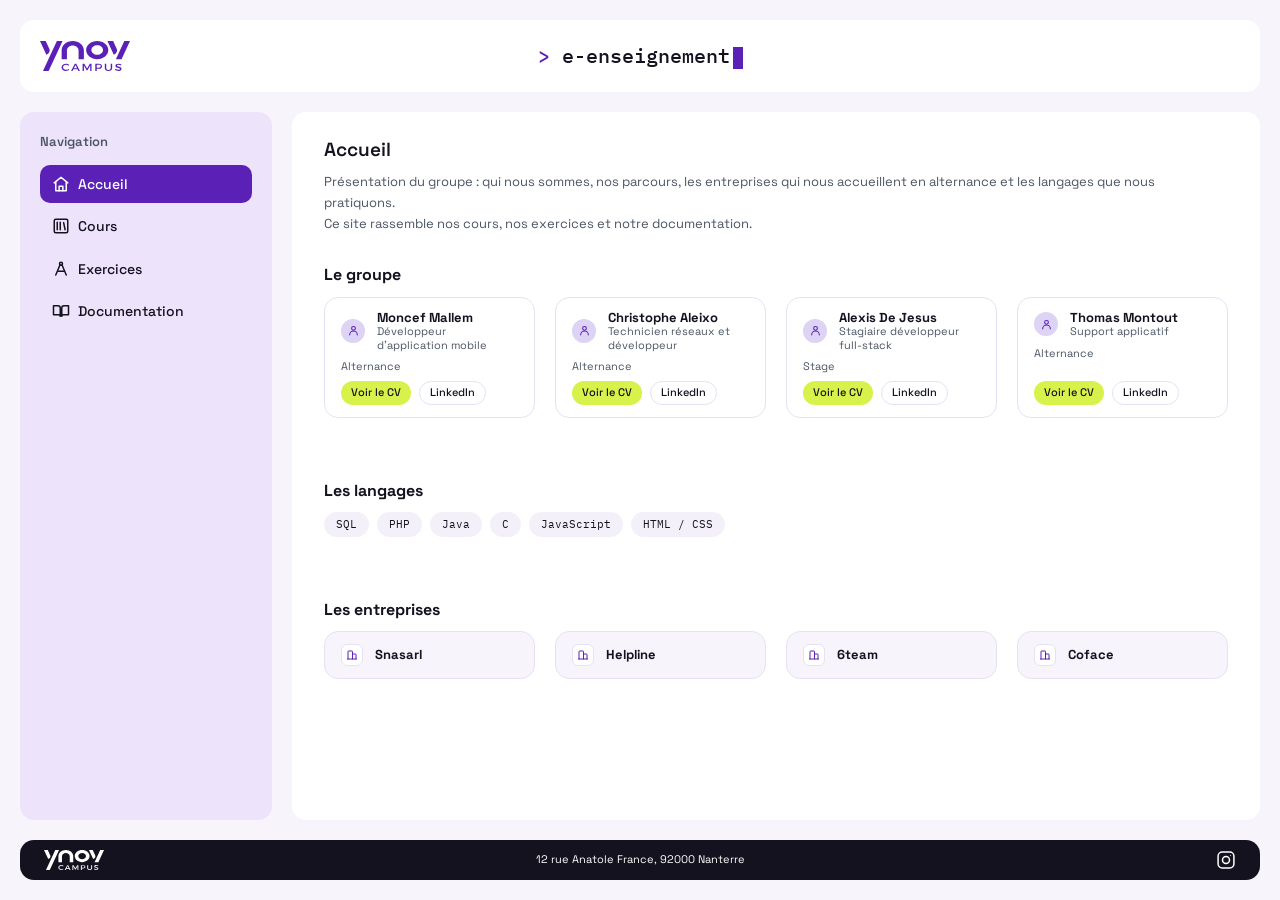
<file: index.html>
<!doctype html>
<html lang="fr">
  <head>
    <meta charset="UTF-8" />
    <meta name="viewport" content="width=device-width, initial-scale=1.0" />
    <meta
      name="description"
      content="E-enseignement — présentation du groupe, des langages pratiqués et des entreprises d'alternance."
    />
    <title>Accueil — E-enseignement</title>
    <link rel="stylesheet" href="css/global.css" />
    <link rel="stylesheet" href="css/layout.css" />
    <link rel="stylesheet" href="css/accueil.css" />
  </head>
  <body>
    <header class="navbar">
      <div class="navbarBrand">
        <img
          src="images/icons/ynov-icons.svg"
          alt="Logo Ynov Campus"
          width="90"
          height="30"
        />
      </div>

      <p class="title-navbar"><span class="title-prompt" aria-hidden="true">&gt;</span> e-enseignement<span class="title-curseur" aria-hidden="true"></span></p>
    </header>

    <div class="container">
      <aside class="sidebar">
        <p class="sidebarLabel">Navigation</p>

        <!-- Menu identique sur les 4 pages (F1). Les icones sont des SVG
             ecrits dans le HTML : elles restent visibles si JavaScript
             est desactive. -->
        <nav class="nav-list">
          <a href="index.html" class="nav-item nav-item-active" aria-current="page">
            <svg class="nav-item-icon" viewBox="0 0 24 24" fill="none" stroke="currentColor" stroke-width="2" stroke-linecap="round" stroke-linejoin="round" aria-hidden="true">
              <path d="M3 10.5 12 3l9 7.5" />
              <path d="M5 9.5V21h14V9.5" />
              <path d="M9.5 21v-6h5v6" />
            </svg>
            <span>Accueil</span>
          </a>

          <a href="pages/cours.html" class="nav-item">
            <svg class="nav-item-icon" viewBox="0 0 24 24" fill="none" stroke="currentColor" stroke-width="2" stroke-linecap="round" stroke-linejoin="round" aria-hidden="true">
              <rect x="3" y="3" width="18" height="18" rx="2" />
              <path d="M7 7v10" />
              <path d="M11 7v10" />
              <path d="M15.5 7.5 17.5 17" />
            </svg>
            <span>Cours</span>
          </a>

          <a href="pages/exercices.html" class="nav-item">
            <svg class="nav-item-icon" viewBox="0 0 24 24" fill="none" stroke="currentColor" stroke-width="2" stroke-linecap="round" stroke-linejoin="round" aria-hidden="true">
              <circle cx="12" cy="5" r="2" />
              <path d="M10.6 6.7 5 20" />
              <path d="M13.4 6.7 19 20" />
              <path d="M8.5 15h7" />
            </svg>
            <span>Exercices</span>
          </a>

          <a href="pages/documentation.html" class="nav-item">
            <svg class="nav-item-icon" viewBox="0 0 24 24" fill="none" stroke="currentColor" stroke-width="2" stroke-linecap="round" stroke-linejoin="round" aria-hidden="true">
              <path d="M2 5h6a3 3 0 0 1 3 3v11a2.5 2.5 0 0 0-2.5-2H2z" />
              <path d="M22 5h-6a3 3 0 0 0-3 3v11a2.5 2.5 0 0 1 2.5-2H22z" />
            </svg>
            <span>Documentation</span>
          </a>
        </nav>
      </aside>

      <main class="main-content">
        <header class="main-content-header">
          <h1>Accueil</h1>
          <p>
            Présentation du groupe : qui nous sommes, nos parcours, les
            entreprises qui nous accueillent en alternance et les langages que
            nous pratiquons.<br />
            Ce site rassemble nos cours, nos exercices et notre documentation.
          </p>
        </header>

        <section class="section-contenu">
          <h2 class="section-titre">Le groupe</h2>

          <div class="membre-grille">
            <article class="membre">
              <div class="membre-entete">
                <span class="membre-avatar" aria-hidden="true">
                  <svg viewBox="0 0 24 24" fill="none" stroke="currentColor" stroke-width="2" stroke-linecap="round">
                    <circle cx="12" cy="8" r="3.5" />
                    <path d="M5 20a7 7 0 0 1 14 0" />
                  </svg>
                </span>
                <div>
                  <h3 class="membre-nom">Moncef Mallem</h3>
                  <p class="membre-role">Développeur d'application mobile</p>
                </div>
              </div>

              <p class="membre-alternance">Alternance</p>

              <div class="membre-liens">
                <a class="btn btn--accent btn--petit" href="documents/cv-moncef-mallem.pdf">Voir le CV</a>
                <a class="btn btn--secondary btn--petit" href="https://www.linkedin.com/in/moncef-mallem/" target="_blank" rel="noopener">LinkedIn</a>
              </div>
            </article>

            <article class="membre">
              <div class="membre-entete">
                <span class="membre-avatar" aria-hidden="true">
                  <svg viewBox="0 0 24 24" fill="none" stroke="currentColor" stroke-width="2" stroke-linecap="round">
                    <circle cx="12" cy="8" r="3.5" />
                    <path d="M5 20a7 7 0 0 1 14 0" />
                  </svg>
                </span>
                <div>
                  <h3 class="membre-nom">Christophe Aleixo</h3>
                  <p class="membre-role">Technicien réseaux et développeur</p>
                </div>
              </div>

              <p class="membre-alternance">Alternance</p>

              <div class="membre-liens">
                <a class="btn btn--accent btn--petit" href="documents/cv-christophe-aleixo.pdf">Voir le CV</a>
                <a class="btn btn--secondary btn--petit" href="https://www.linkedin.com/in/christophe-a-14b5a4256/" target="_blank" rel="noopener">LinkedIn</a>
              </div>
            </article>

            <article class="membre">
              <div class="membre-entete">
                <span class="membre-avatar" aria-hidden="true">
                  <svg viewBox="0 0 24 24" fill="none" stroke="currentColor" stroke-width="2" stroke-linecap="round">
                    <circle cx="12" cy="8" r="3.5" />
                    <path d="M5 20a7 7 0 0 1 14 0" />
                  </svg>
                </span>
                <div>
                  <h3 class="membre-nom">Alexis De Jesus</h3>
                  <p class="membre-role">Stagiaire développeur full-stack</p>
                </div>
              </div>

              <p class="membre-alternance">Stage</p>

              <div class="membre-liens">
                <a class="btn btn--accent btn--petit" href="documents/cv-alexis-de-jesus.pdf">Voir le CV</a>
                <a class="btn btn--secondary btn--petit" href="https://www.linkedin.com/in/alexis-dejesus/" target="_blank" rel="noopener">LinkedIn</a>
              </div>
            </article>

            <article class="membre">
              <div class="membre-entete">
                <span class="membre-avatar" aria-hidden="true">
                  <svg viewBox="0 0 24 24" fill="none" stroke="currentColor" stroke-width="2" stroke-linecap="round">
                    <circle cx="12" cy="8" r="3.5" />
                    <path d="M5 20a7 7 0 0 1 14 0" />
                  </svg>
                </span>
                <div>
                  <h3 class="membre-nom">Thomas Montout</h3>
                  <p class="membre-role">Support applicatif</p>
                </div>
              </div>

              <p class="membre-alternance">Alternance</p>

              <div class="membre-liens">
                <a class="btn btn--accent btn--petit" href="documents/cv-thomas-montout.pdf">Voir le CV</a>
                <a class="btn btn--secondary btn--petit" href="https://www.linkedin.com/in/thomas-montout" target="_blank" rel="noopener">LinkedIn</a>
              </div>
            </article>
          </div>
        </section>

        <section class="section-contenu">
          <h2 class="section-titre">Les langages</h2>

          <ul class="etiquette-liste">
            <li class="etiquette">SQL</li>
            <li class="etiquette">PHP</li>
            <li class="etiquette">Java</li>
            <li class="etiquette">C</li>
            <li class="etiquette">JavaScript</li>
            <li class="etiquette">HTML / CSS</li>
          </ul>
        </section>

        <section class="section-contenu">
          <h2 class="section-titre">Les entreprises</h2>

          <div class="entreprise-grille">
            <article class="entreprise">
              <div class="entreprise-entete">
                <span class="entreprise-logo" aria-hidden="true">
                  <svg viewBox="0 0 24 24" fill="none" stroke="currentColor" stroke-width="2" stroke-linecap="round">
                    <path d="M4 20V5a1 1 0 0 1 1-1h7a1 1 0 0 1 1 1v15" />
                    <path d="M13 10h6a1 1 0 0 1 1 1v9" />
                    <path d="M3 20h18" />
                  </svg>
                </span>
                <div>
                  <h3 class="entreprise-nom">Snasarl</h3>
                </div>
              </div>
            </article>

            <article class="entreprise">
              <div class="entreprise-entete">
                <span class="entreprise-logo" aria-hidden="true">
                  <svg viewBox="0 0 24 24" fill="none" stroke="currentColor" stroke-width="2" stroke-linecap="round">
                    <path d="M4 20V5a1 1 0 0 1 1-1h7a1 1 0 0 1 1 1v15" />
                    <path d="M13 10h6a1 1 0 0 1 1 1v9" />
                    <path d="M3 20h18" />
                  </svg>
                </span>
                <div>
                  <h3 class="entreprise-nom">Helpline</h3>
                </div>
              </div>
            </article>

            <article class="entreprise">
              <div class="entreprise-entete">
                <span class="entreprise-logo" aria-hidden="true">
                  <svg viewBox="0 0 24 24" fill="none" stroke="currentColor" stroke-width="2" stroke-linecap="round">
                    <path d="M4 20V5a1 1 0 0 1 1-1h7a1 1 0 0 1 1 1v15" />
                    <path d="M13 10h6a1 1 0 0 1 1 1v9" />
                    <path d="M3 20h18" />
                  </svg>
                </span>
                <div>
                  <h3 class="entreprise-nom">6team</h3>
                </div>
              </div>
            </article>

            <article class="entreprise">
              <div class="entreprise-entete">
                <span class="entreprise-logo" aria-hidden="true">
                  <svg viewBox="0 0 24 24" fill="none" stroke="currentColor" stroke-width="2" stroke-linecap="round">
                    <path d="M4 20V5a1 1 0 0 1 1-1h7a1 1 0 0 1 1 1v15" />
                    <path d="M13 10h6a1 1 0 0 1 1 1v9" />
                    <path d="M3 20h18" />
                  </svg>
                </span>
                <div>
                  <h3 class="entreprise-nom">Coface</h3>
                </div>
              </div>
            </article>
          </div>
        </section>
      </main>
    </div>

    <footer class="footer">
      <div class="footerBrand">
        <img
          src="images/icons/ynov-icons.svg"
          alt="Logo Ynov Campus"
          width="60"
          height="20"
        />
      </div>

      <p class="footerAddress">12 rue Anatole France, 92000 Nanterre</p>

      <a href="https://www.instagram.com/ynovparis/" class="footerSocial" aria-label="Instagram" target="_blank" rel="noopener">
        <svg
          viewBox="0 0 24 24"
          fill="none"
          stroke="currentColor"
          stroke-width="1.8"
          stroke-linecap="round"
          stroke-linejoin="round"
          aria-hidden="true">

          <rect x="2.5" y="2.5" width="19" height="19" rx="5" />
          <circle cx="12" cy="12" r="4.2" />
          <circle
            cx="17.4"
            cy="6.6"
            r="0.6"
            fill="currentColor"
            stroke="none"
          />
        </svg>
      </a>
    </footer>
  </body>
</html>
</file>
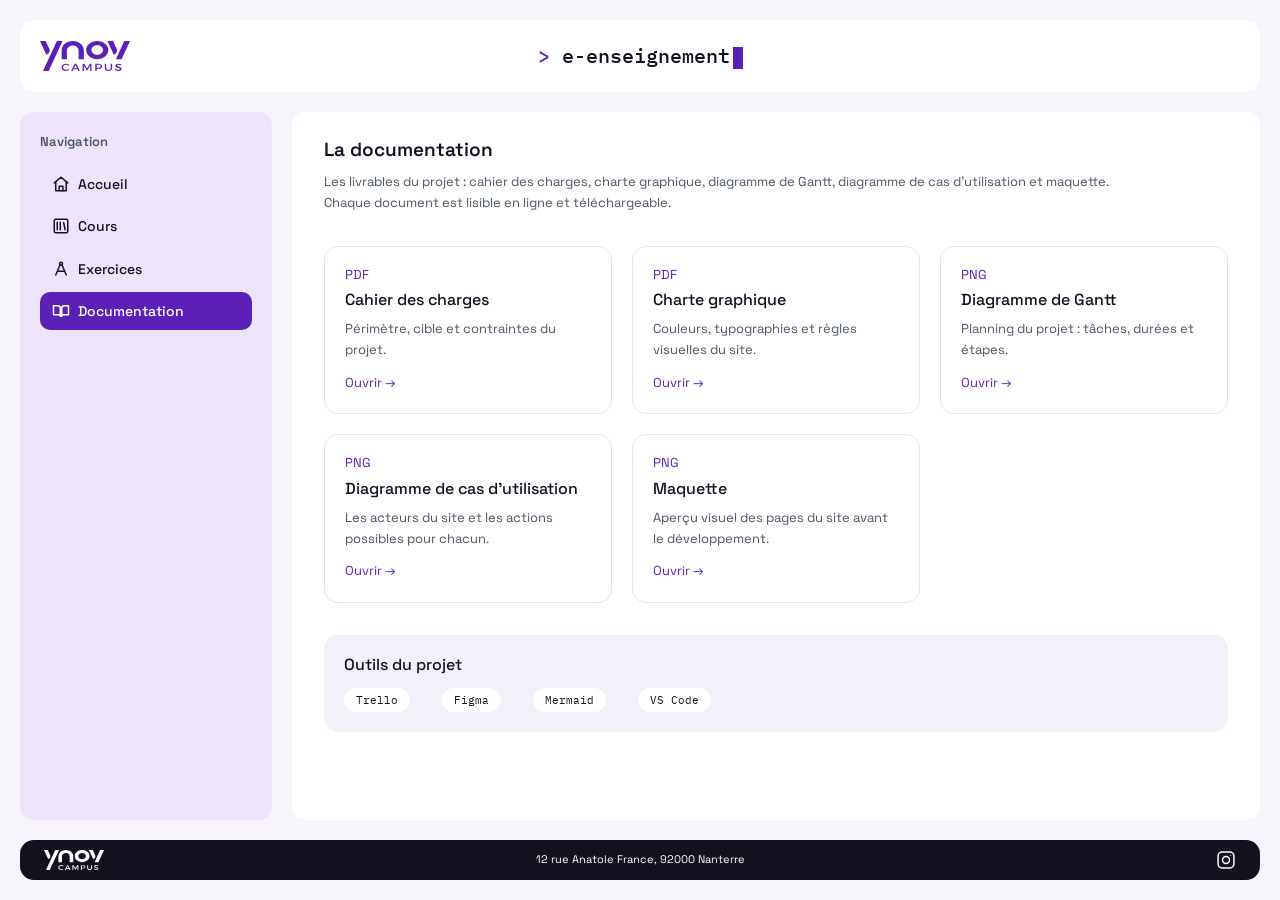
<file: pages/documentation.html>
<!doctype html>
<html lang="fr">
  <head>
    <meta charset="UTF-8" />
    <meta name="viewport" content="width=device-width, initial-scale=1.0" />
    <meta
      name="description"
      content="La documentation : cahier des charges, charte graphique, diagramme de Gantt, diagramme de cas d'utilisation et maquette du projet."
    />
    <title>Documentation — E-enseignement</title>

    <!-- Styles communs à toutes les pages : variables (couleurs, tailles) puis mise en page -->
    <link rel="stylesheet" href="../css/global.css" />
    <link rel="stylesheet" href="../css/layout.css" />
    <!-- Styles propres à cette page -->
    <link rel="stylesheet" href="../css/documentation.css" />
  </head>

  <body>
    <!-- // -- HEADER -- \\ -->
    <!-- Barre du haut : logo + titre du site -->
    <header class="navbar">
      <div class="navbarBrand">
        <img
          src="../images/icons/ynov-icons.svg"
          alt="Logo Ynov"
          width="90"
          height="30"
        />
      </div>

      <p class="title-navbar"><span class="title-prompt" aria-hidden="true">&gt;</span> e-enseignement<span class="title-curseur" aria-hidden="true"></span></p>
    </header>
    <!-- // -- EO HEADER -- \\ -->

    <!-- Conteneur : sidebar à gauche, contenu principal à droite -->
    <div class="container">
      <!-- // -- SIDEBAR -- \\ -->
      <aside class="sidebar">
        <p class="sidebarLabel">Navigation</p>

        <!-- Liens vers les pages. nav-item-active = page en cours (en violet) -->
        <!-- Icônes en SVG écrites dans le HTML : visibles même si JavaScript est désactivé -->
        <nav class="nav-list">
          <a href="../index.html" class="nav-item">
            <svg class="nav-item-icon" viewBox="0 0 24 24" fill="none" stroke="currentColor" stroke-width="2" stroke-linecap="round" stroke-linejoin="round" aria-hidden="true">
              <path d="M3 10.5 12 3l9 7.5" />
              <path d="M5 9.5V21h14V9.5" />
              <path d="M9.5 21v-6h5v6" />
            </svg>
            <span>Accueil</span>
          </a>

          <a href="cours.html" class="nav-item">
            <svg class="nav-item-icon" viewBox="0 0 24 24" fill="none" stroke="currentColor" stroke-width="2" stroke-linecap="round" stroke-linejoin="round" aria-hidden="true">
              <rect x="3" y="3" width="18" height="18" rx="2" />
              <path d="M7 7v10" />
              <path d="M11 7v10" />
              <path d="M15.5 7.5 17.5 17" />
            </svg>
            <span>Cours</span>
          </a>

          <a href="exercices.html" class="nav-item">
            <svg class="nav-item-icon" viewBox="0 0 24 24" fill="none" stroke="currentColor" stroke-width="2" stroke-linecap="round" stroke-linejoin="round" aria-hidden="true">
              <circle cx="12" cy="5" r="2" />
              <path d="M10.6 6.7 5 20" />
              <path d="M13.4 6.7 19 20" />
              <path d="M8.5 15h7" />
            </svg>
            <span>Exercices</span>
          </a>

          <a href="documentation.html" class="nav-item nav-item-active" aria-current="page">
            <svg class="nav-item-icon" viewBox="0 0 24 24" fill="none" stroke="currentColor" stroke-width="2" stroke-linecap="round" stroke-linejoin="round" aria-hidden="true">
              <path d="M2 5h6a3 3 0 0 1 3 3v11a2.5 2.5 0 0 0-2.5-2H2z" />
              <path d="M22 5h-6a3 3 0 0 0-3 3v11a2.5 2.5 0 0 1 2.5-2H22z" />
            </svg>
            <span>Documentation</span>
          </a>
        </nav>
      </aside>
      <!-- // -- EO SIDEBAR -- \\ -->

      <!-- // -- MAIN CONTENT -- \\ -->
      <main class="main-content">
        <!-- // -- TITRE ET DESCRIPTION -- \\ -->
        <header class="main-content-header">
          <h1>La documentation</h1>
          <p>
            Les livrables du projet : cahier des charges, charte graphique,
            diagramme de Gantt, diagramme de cas d'utilisation et maquette.<br />
            Chaque document est lisible en ligne et téléchargeable.
          </p>
        </header>
        <!-- // -- EO TITRE ET DESCRIPTION -- \\ -->

        <!-- // -- DOCUMENTS -- \\ -->
        <!-- Les fichiers sont rangés dans documents/Documentation/ -->
        <div class="document-grille">
          <article class="document">
            <p class="document-type">PDF</p>
            <h2 class="document-nom">Cahier des charges</h2>
            <p class="document-description">
              Périmètre, cible et contraintes du projet.
            </p>
            <!-- target="_blank" : ouvre le fichier dans un nouvel onglet.
                 La flèche est décorative : aria-hidden évite qu'elle soit lue -->
            <a
              class="document-lien"
              href="../documents/Documentation/cahier-des-charges.pdf"
              target="_blank"
              rel="noopener"
              >Ouvrir <span aria-hidden="true">→</span></a
            >
          </article>

          <article class="document">
            <p class="document-type">PDF</p>
            <h2 class="document-nom">Charte graphique</h2>
            <p class="document-description">
              Couleurs, typographies et règles visuelles du site.
            </p>
            <a
              class="document-lien"
              href="../documents/Documentation/charte-graphique.pdf"
              target="_blank"
              rel="noopener"
              >Ouvrir <span aria-hidden="true">→</span></a
            >
          </article>

          <article class="document">
            <p class="document-type">PNG</p>
            <h2 class="document-nom">Diagramme de Gantt</h2>
            <p class="document-description">
              Planning du projet : tâches, durées et étapes.
            </p>
            <a
              class="document-lien"
              href="../documents/Documentation/diagramme-de-gantt.png"
              target="_blank"
              rel="noopener"
              >Ouvrir <span aria-hidden="true">→</span></a
            >
          </article>

          <article class="document">
            <p class="document-type">PNG</p>
            <h2 class="document-nom">Diagramme de cas d'utilisation</h2>
            <p class="document-description">
              Les acteurs du site et les actions possibles pour chacun.
            </p>
            <a
              class="document-lien"
              href="../documents/Documentation/diagramme-cas-utilisation.png"
              target="_blank"
              rel="noopener"
              >Ouvrir <span aria-hidden="true">→</span></a
            >
          </article>

          <article class="document">
            <p class="document-type">PNG</p>
            <h2 class="document-nom">Maquette</h2>
            <p class="document-description">
              Aperçu visuel des pages du site avant le développement.
            </p>
            <a
              class="document-lien"
              href="../documents/Documentation/maquette.png"
              target="_blank"
              rel="noopener"
              >Ouvrir <span aria-hidden="true">→</span></a
            >
          </article>
        </div>
        <!-- // -- EO DOCUMENTS -- \\ -->

        <!-- // -- OUTILS -- \\ -->
        <!-- Bloc lavande. Les étiquettes ont la même taille que les langages de l'accueil
             (classe etiquette, dans global.css), en blanc pour ressortir sur le fond -->
        <section class="outils">
          <h2 class="outils-titre">Outils du projet</h2>

          <ul class="etiquette-liste">
            <li class="etiquette">Trello</li>
            <li class="etiquette">Figma</li>
            <li class="etiquette">Mermaid</li>
            <li class="etiquette">VS Code</li>
          </ul>
        </section>
        <!-- // -- EO OUTILS -- \\ -->
      </main>
      <!-- // -- EO MAIN CONTENT -- \\ -->
    </div>

    <!-- // -- FOOTER -- \\ -->
    <!-- Pied de page : logo, adresse, lien Instagram -->
    <footer class="footer">
      <div class="footerBrand">
        <img
          src="../images/icons/ynov-icons.svg"
          alt="Logo Ynov"
          width="60"
          height="20"
        />
      </div>
      <p class="footerAddress">12 rue Anatole France, 92000 Nanterre</p>

      <!-- aria-label : nom du lien lu par les lecteurs d'écran (le lien ne contient qu'une icône) -->
      <a
        href="https://www.instagram.com/ynovparis/"
        class="footerSocial"
        aria-label="Instagram"
        target="_blank"
        rel="noopener"
      >
        <!-- Icône Instagram dessinée en SVG : un carré arrondi, un cercle, un point -->
        <svg
          viewBox="0 0 24 24"
          fill="none"
          stroke="currentColor"
          stroke-width="1.8"
          stroke-linecap="round"
          stroke-linejoin="round"
          aria-hidden="true"
        >
          <rect x="2.5" y="2.5" width="19" height="19" rx="5" />
          <circle cx="12" cy="12" r="4.2" />
          <circle
            cx="17.4"
            cy="6.6"
            r="0.6"
            fill="currentColor"
            stroke="none"
          />
        </svg>
      </a>
    </footer>
    <!-- // -- EO FOOTER -- \\ -->

    <!-- // -- SCRIPTS -- \\ -->
    <script src="../js/script.js"></script>
    <!-- // -- EO SCRIPTS -- \\ -->
  </body>
</html>
</file>
<file: css/global.css>
/* Space Grotesk : textes. IBM Plex Mono : code et étiquettes (--font-family-secondary) */
@import url("https://fonts.googleapis.com/css2?family=IBM+Plex+Mono:wght@400;500&family=Space+Grotesk:wght@400;500;700&display=swap");

:root {
  /* 01 — Couleurs */
  --color-primary: #5b21b6; /* Violet — boutons principaux, liens, barres de progression */
  --color-primary-hover: #4c1d95; /* Violet foncé — survol */
  --color-accent: #d9f24b; /* Citron — réussite, badges, un seul CTA par écran */
  --color-ink: #14121f; /* Encre — titres, texte fort, blocs sombres, pied de page */
  --color-lavender: #f3f0fa; /* Lavande — sections alternées, champs, zones média */
  --color-white: #ffffff; /* Blanc — fond par défaut, cartes, séparateurs */
  --color-surface: #f7f4fc; /* Surface — zones de contenu, cartes, séparateurs */
  --color-border: #e7e1f5; /* Bordure */
  --color-text-secondary: #4b5563;
  --color-text-on-dark: #9c93b8;

  /* 02 — Typographie */
  --font-family: "Space Grotesk", sans-serif;
  --font-family-secondary: "IBM Plex Mono", monospace;
  --fs-h1: 60px;
  --lh-h1: 700;
  --ls-h1: -3.5%;
  --fs-h2: 34px;
  --ls-h2: -3%;
  --fs-h3: 19px;
  --ls-h3: -2%;
  --fs-body: 16px;
  --lh-body: 1.6;
  --fs-label: 13px;
  --fs-small: 11px; /* Petits textes : états, rôles, étiquettes */

  /* 03 — Espacement (échelle) */
  --space-1: 4px;
  --space-2: 8px;
  --space-3: 12px;
  --space-4: 20px;
  --space-5: 32px;
  --space-6: 48px;
  --space-7: 72px;

  /* Rayons */
  --radius-pill: 999px; /* boutons, champs */
  --radius-card: 14px; /* cartes, médias */
  --radius-block: 14px; /* grands blocs */

  /* Grille */
  --grid-max-width: 1280px;
  --grid-margin: 40px;
  --grid-columns: 12;
  --grid-gutter: 20px;
}

/* ==========================================================================
   Reset minimal
   ========================================================================== */

*,
*::before,
*::after {
  box-sizing: border-box;
}

/* Curseur : la fleche normale partout, meme sur le texte.
   Le texte reste selectionnable, seul le curseur de saisie disparait. */
body {
  cursor: default;
}

/* On retablit la main sur ce qui est cliquable... */
a[href],
button,
label,
summary,
select,
[role="button"] {
  cursor: pointer;
}

/* ...et le curseur de saisie sur ce qui s'ecrit */
input:not([type="button"]):not([type="submit"]):not([type="reset"]):not([type="checkbox"]):not([type="radio"]),
textarea,
[contenteditable="true"] {
  cursor: text;
}

html,
body {
  margin: 0;
  padding: 0;
  height: 100%;
}

body {
  font-family: var(--font-family);
  font-size: var(--fs-body);
  padding: var(--space-4);
  font-weight: 400;
  line-height: var(--lh-body);
  color: var(--color-ink);
  background-color: var(--color-surface);
  -webkit-font-smoothing: antialiased;
  min-height: 100vh;
  height: 100vh;
  overflow: hidden;
  display: flex;
  flex-direction: column;
  gap: var(--space-4);
}

img,
video {
  max-width: 100%;
  display: block;
}

/* Médias — toujours 16:9, rayon 18px, sans bordure */
.media-16-9 {
  aspect-ratio: 16 / 9;
  width: 100%;
  object-fit: cover;
  border-radius: var(--radius-card);
  border: none;
  box-shadow: none;
}

/* ==========================================================================
   02 — Typographie
   ========================================================================== */

h1,
.h1 {
  font-family: var(--font-family);
  font-size: var(--fs-h1);
  font-weight: 700;
  letter-spacing: var(--ls-h1);
  line-height: 1.05;
  margin: 0 0 var(--space-4);
  color: var(--color-ink);
}

h2,
.h2 {
  font-family: var(--font-family);
  font-size: var(--fs-h2);
  font-weight: 700;
  letter-spacing: var(--ls-h2);
  line-height: 1.15;
  margin: 0 0 var(--space-3);
  color: var(--color-ink);
}

h3,
.h3 {
  font-family: var(--font-family);
  font-size: var(--fs-h3);
  font-weight: 700;
  letter-spacing: var(--ls-h3);
  line-height: 1.2;
  margin: 0 0 var(--space-2);
  color: var(--color-ink);
}

p,
.body-text {
  font-size: var(--fs-body);
  font-weight: 400;
  line-height: var(--lh-body);
  color: var(--color-ink);
  margin: 0 0 var(--space-3);
}

.text-secondary {
  color: var(--color-text-secondary);
}

.text-on-dark {
  color: var(--color-text-on-dark);
}

.label,
.eyebrow {
  font-size: var(--fs-label);
  font-weight: 500;
  text-transform: uppercase;
  letter-spacing: 0.04em;
  color: var(--color-text-secondary);
}

/* ==========================================================================
   03 — Grille
   ========================================================================== */

.grid {
  display: grid;
  grid-template-columns: repeat(var(--grid-columns), 1fr);
  gap: var(--grid-gutter);
}

.card-grid {
  display: grid;
  grid-template-columns: repeat(auto-fill, minmax(280px, 1fr));
  gap: var(--grid-gutter);
}

/* Sections alternées : blanc / lavande. Noir réservé au rappel final / footer */
.section {
  padding-block: var(--space-6);
  background-color: var(--color-white);
}

.section--alt {
  background-color: var(--color-lavender);
}

.section--dark {
  background-color: var(--color-ink);
  color: var(--color-white);
}

.section--dark h1,
.section--dark h2,
.section--dark h3 {
  color: var(--color-white);
}

.section--dark p {
  color: var(--color-text-on-dark);
}

/* ==========================================================================
   04 — Composants de base
   ========================================================================== */

/* Boutons */
.btn {
  display: inline-flex;
  align-items: center;
  justify-content: center;
  min-height: 44px;
  padding: 0 var(--space-4);
  border-radius: var(--radius-pill);
  font-family: var(--font-family);
  font-size: var(--fs-body);
  font-weight: 500;
  border: none;
  cursor: pointer;
  text-decoration: none;
  transition:
    background-color 0.15s ease,
    color 0.15s ease;
  box-shadow: none;
}

/* Principal — violet */
.btn--primary {
  background-color: var(--color-primary);
  color: var(--color-white);
}
.btn--primary:hover {
  background-color: var(--color-primary-hover);
}

/* Accent — citron, un seul par écran, texte foncé obligatoire */
.btn--accent {
  background-color: var(--color-accent);
  color: var(--color-ink);
}
.btn--accent:hover {
  background-color: #cbe33f;
}

/* Secondaire */
.btn--secondary {
  background-color: transparent;
  color: var(--color-primary);
  border: 1px solid var(--color-border);
}
.btn--secondary:hover {
  background-color: var(--color-lavender);
}

/* Petit bouton, pour les cartes (accueil, documentation) */
.btn--petit {
  min-height: 24px;
  padding: 0 10px;
  font-size: var(--fs-small);
  font-weight: 500;
}

/* Dans une carte, le petit bouton secondaire est blanc avec un texte fonce */
.btn--petit.btn--secondary {
  background-color: var(--color-white);
  color: var(--color-ink);
}

.btn--petit.btn--secondary:hover {
  background-color: var(--color-lavender);
}

/* Contour visible quand on navigue au clavier (touche Tab) */
.btn:focus-visible {
  outline: 2px solid var(--color-primary);
  outline-offset: 2px;
}

/* Inactif */
.btn--disabled,
.btn:disabled {
  background-color: var(--color-lavender);
  color: var(--color-text-on-dark);
  cursor: not-allowed;
  opacity: 1;
}

/* Champs et filtres */
.input,
.select,
textarea {
  width: 100%;
  min-height: 44px;
  padding: 0 var(--space-4);
  font-family: var(--font-family);
  font-size: var(--fs-body);
  color: var(--color-ink);
  background-color: var(--color-lavender);
  border: 1px solid var(--color-border);
  border-radius: var(--radius-pill);
}

textarea {
  padding-block: var(--space-3);
  border-radius: var(--radius-card);
}

.input::placeholder {
  color: var(--color-text-secondary);
}

.input:focus,
.select:focus,
textarea:focus {
  outline: none;
  border-color: var(--color-primary);
}

/* Filtres (pills toggle) */
.filter-group {
  display: flex;
  gap: var(--space-2);
  flex-wrap: wrap;
}

.filter-pill {
  padding: var(--space-1) var(--space-3);
  border-radius: var(--radius-pill);
  border: 1px solid var(--color-border);
  background-color: var(--color-white);
  color: var(--color-text-secondary);
  font-size: 14px;
  cursor: pointer;
}

.filter-pill.is-active {
  background-color: var(--color-primary);
  border-color: var(--color-primary);
  color: var(--color-white);
}

/* Etiquettes : langages de l'accueil, outils de la documentation */
.etiquette-liste {
  display: flex;
  flex-wrap: wrap;
  gap: var(--space-2);
  list-style: none;
  margin: 0;
  padding: 0;
}

.etiquette {
  font-family: var(--font-family-secondary);
  font-size: var(--fs-small);
  line-height: 1.5;
  padding: var(--space-1) var(--space-3);
  border-radius: var(--radius-pill);
  background-color: var(--color-lavender);
  color: var(--color-ink);
  transition:
    background-color 0.3s ease,
    transform 0.3s ease,
    box-shadow 0.3s ease;
}

/* Survol leger : meme surelevation que les listes, avec une ombre discrete */
.etiquette:hover {
  background-color: #e4dcf7;
  transform: translateY(-2px);
  box-shadow: 0 2px 6px rgba(20, 18, 31, 0.08);
}

/* Badges et états */
.badge {
  display: inline-flex;
  align-items: center;
  padding: var(--space-1) var(--space-3);
  border-radius: var(--radius-pill);
  font-size: 13px;
  font-weight: 500;
}

.badge--en-cours {
  background-color: var(--color-lavender);
  color: var(--color-primary);
}

.badge--termine {
  background-color: var(--color-accent);
  color: var(--color-ink);
}

.badge--a-venir {
  background-color: var(--color-white);
  color: var(--color-text-secondary);
  border: 1px solid var(--color-border);
}

.badge--direct {
  background-color: var(--color-ink);
  color: var(--color-white);
}

/* Barre de progression */
.progress {
  width: 100%;
  height: 8px;
  border-radius: var(--radius-pill);
  background-color: var(--color-lavender);
  overflow: hidden;
}

.progress__fill {
  height: 100%;
  background-color: var(--color-primary);
  border-radius: var(--radius-pill);
}

/* Carte de cours */
.card {
  background-color: var(--color-white);
  border: 1px solid var(--color-border);
  border-radius: var(--radius-card);
  padding: var(--space-4);
  box-shadow: none;
}

.card__eyebrow {
  font-size: var(--fs-label);
  font-weight: 500;
  color: var(--color-primary);
  text-transform: uppercase;
  letter-spacing: 0.04em;
  margin-bottom: var(--space-1);
}

.card__title {
  font-size: var(--fs-h3);
  font-weight: 700;
  letter-spacing: var(--ls-h3);
  margin: 0 0 var(--space-2);
}

.card__meta {
  font-size: 14px;
  color: var(--color-text-secondary);
  margin: 0;
}

/* Grands blocs (rayon 24px) */
.block {
  border-radius: var(--radius-block);
  padding: var(--space-5);
}

/* Sur mobile, les petits boutons grandissent pour rester faciles a toucher */
@media (max-width: 768px) {
  .btn--petit {
    min-height: 44px;
    padding: 0 var(--space-4);
    font-size: var(--fs-label);
  }
}
</file>
<file: css/layout.css>
body {
  background-color: var(--color-surface);
}

/* ==========================================================================
  Navbar
  ========================================================================== */

.navbar {
  background-color: var(--color-white);
  border-radius: var(--radius-block);
  padding: var(--space-4);
  display: grid;
  grid-template-columns: repeat(3, 1fr);
  align-items: center;
}

.navbarBrand {
  display: flex;
  align-items: center;
  justify-self: start;
}

/* Titre du site façon terminal : > e-enseignement▌ */
.title-navbar {
  font-family: var(--font-family-secondary);
  font-size: 20px;
  font-weight: 500; /* IBM Plex Mono n'est chargée qu'en 400 et 500 */
  text-align: center;
  color: var(--color-ink);
  margin: 0;
}

/* Le ">" de l'invite de commande, en violet */
.title-prompt {
  color: var(--color-primary);
}

/* Curseur de saisie qui clignote après le titre */
.title-curseur {
  display: inline-block;
  width: 0.5em;
  height: 1.1em;
  margin-left: 3px;
  vertical-align: text-bottom;
  background-color: var(--color-primary);
  /* steps(1) : on/off net, sans fondu, comme un vrai terminal */
  animation: clignote 1s steps(1) infinite;
}

@keyframes clignote {
  50% {
    opacity: 0;
  }
}

/* Pas de clignotement si l'utilisateur a demandé moins d'animations */
@media (prefers-reduced-motion: reduce) {
  .title-curseur {
    animation: none;
  }
}

/* ==========================================================================
  Container (sidebar + main)
  ========================================================================== */

.container {
  display: flex;
  flex-direction: row;
  gap: var(--space-4);
  flex: 1;
  min-height: 0;
  width: 100%;
}

.sidebar {
  background-color: #ede4fb;
  border-radius: var(--radius-block);
  padding: var(--space-4);
  width: 252px;
  flex-shrink: 0;
  display: flex;
  flex-direction: column;
  gap: var(--space-3);
}

.sidebarLabel {
  font-size: var(--fs-label);
  font-weight: 600;
  color: var(--color-text-secondary);
  margin: 0;
}

.nav-list {
  display: flex;
  flex-direction: column;
  gap: var(--space-1);
  font-weight: 500;
  list-style: none;
  margin: 0;
  padding: 0;
}

.nav-item {
  display: flex;
  align-items: center;
  gap: var(--space-2);
  padding: var(--space-2) var(--space-3);
  border-radius: 10px;
  color: var(--color-ink);
  text-decoration: none;
  font-size: 14px;
  transition:
    background-color 0.15s ease,
    color 0.15s ease,
    transform 0.3s ease,
    box-shadow 0.3s ease;
}

.nav-item-icon {
  width: 18px;
  height: 18px;
  flex-shrink: 0;
}

.nav-item:hover {
  background-color: var(--color-white);
  transform: translate(-2px);
  box-shadow: 0 4px 10px rgba(20, 18, 31, 0.1);
}

.nav-item-active,
.nav-item-active:hover {
  background-color: var(--color-primary);
  color: var(--color-white);
}

.main-content {
  flex: 1;
  min-height: 0;
  overflow-y: auto;
  background-color: var(--color-white);
  border-radius: var(--radius-block);
  padding: 28px 32px 36px 32px;
}

.main-content-header {
  display: flex;
  flex-direction: column;
  justify-content: space-between;
  gap: var(--space-3);
  h1 {
    font-size: var(--fs-h3);
    font-weight: 600;
    margin: 0;
  }
  p {
    font-size: var(--fs-label);
    color: var(--color-text-secondary);
    margin: 0;
  }
}

/* Sections de contenu sous l'en-tete (accueil, documentation) */
.section-contenu {
  margin-bottom: 64px;
}

.section-contenu:last-child {
  margin-bottom: 0;
}

.section-titre {
  font-size: var(--fs-body);
  font-weight: 700;
  letter-spacing: var(--ls-h3);
  margin: 0 0 var(--space-3);
}

/* ==========================================================================
  Footer
  ========================================================================== */

.footer {
  position: relative;
  background-color: var(--color-ink);
  border-radius: var(--radius-block);
  height: 40px;
  padding: 20px 24px;
  display: flex;
  align-items: center;
  justify-content: center;
}

/* Le logo Ynov est violet : le filtre le rend blanc pour rester
   lisible sur le fond fonce du pied de page. */
.footerBrand {
  position: absolute;
  left: 24px;
  display: flex;
  align-items: center;
  filter: brightness(0) invert(1);
}

/* Taille reelle du logo : les attributs width/height du HTML ne servent
   qu'a reserver la place avant le chargement de l'image. */
.footerBrand img {
  width: 60px;
  height: auto;
}

.footerAddress {
  margin: 0;
  font-size: var(--fs-small);
  color: var(--color-white);
}

.footerSocial {
  position: absolute;
  right: 24px;
  display: flex;
  align-items: center;
  color: var(--color-white);
}

.footerSocial svg {
  width: 20px;
  height: 20px;
}

/* ==========================================================================
  Responsive
  ========================================================================== */

@media (max-width: 720px) {
  .navbar {
    grid-template-columns: auto 1fr;
  }

  .container {
    flex-direction: column;
  }

  .sidebar {
    width: 100%;
    height: auto;
  }

  .footer {
    justify-content: flex-start;
    padding-right: 60px;
  }

  .footerBrand {
    display: none;
  }
}

@media (max-width: 768px) {
  .section-contenu {
    margin-bottom: var(--space-6);
  }
}
</file>
<file: css/accueil.css>
/* Styles propres a la page d'accueil (index.html).
   Charge APRES global.css et layout.css : peut donc redefinir
   leurs regles sans !important. */

/* Titre et description : mise en forme commune definie dans layout.css
   (comme sur la page exercices). Ici on regle seulement l'ecart avec la suite. */
.main-content-header {
  margin-bottom: var(--space-5);
}

.membre-grille {
  display: grid;
  grid-template-columns: repeat(4, 1fr);
  gap: var(--grid-gutter);
}

.membre {
  background-color: var(--color-white);
  border: 1px solid var(--color-border);
  border-radius: var(--radius-card);
  padding: 12px 16px;
  display: flex;
  flex-direction: column;
  gap: var(--space-2);
  transition:
    border-color 0.25s ease,
    transform 0.25s ease;
}

.membre:hover {
  border-color: var(--color-primary);
  transform: translateY(-2px);
}

.membre-entete {
  display: flex;
  align-items: center;
  gap: var(--space-3);
}

.membre-avatar {
  width: 24px;
  height: 24px;
  flex-shrink: 0;
  display: flex;
  align-items: center;
  justify-content: center;
  border-radius: 50%;
  background-color: #ddd3f5;
  color: var(--color-primary);
}

.membre-avatar svg {
  width: 13px;
  height: 13px;
}

.membre-nom {
  font-size: var(--fs-label);
  font-weight: 700;
  letter-spacing: var(--ls-h3);
  line-height: 1.2;
  margin: 0;
}

.membre-role {
  font-size: var(--fs-small);
  line-height: 1.2;
  color: var(--color-text-secondary);
  margin: 0;
}

.membre-alternance {
  font-size: var(--fs-small);
  line-height: 1.2;
  color: var(--color-text-secondary);
  margin: 0;
}

.membre-liens {
  display: flex;
  flex-wrap: wrap;
  gap: var(--space-2);
  margin: auto 0 0;
  padding: 0;
  list-style: none;
}

.entreprise-grille {
  display: grid;
  grid-template-columns: repeat(4, 1fr);
  gap: var(--grid-gutter);
}

.entreprise {
  background-color: var(--color-surface);
  border: 1px solid var(--color-border);
  border-radius: var(--radius-card);
  padding: 12px 16px;
  display: flex;
  flex-direction: column;
  gap: var(--space-2);
  transition:
    border-color 0.25s ease,
    transform 0.25s ease;
}

.entreprise:hover {
  border-color: var(--color-primary);
  transform: translateY(-2px);
}

.entreprise-entete {
  display: flex;
  align-items: center;
  gap: var(--space-3);
}

.entreprise-logo {
  width: 22px;
  height: 22px;
  flex-shrink: 0;
  display: flex;
  align-items: center;
  justify-content: center;
  border-radius: 6px;
  background-color: var(--color-white);
  border: 1px solid var(--color-border);
  color: var(--color-primary);
}

.entreprise-logo svg {
  width: 12px;
  height: 12px;
}

.entreprise-nom {
  font-size: var(--fs-label);
  font-weight: 700;
  letter-spacing: var(--ls-h3);
  line-height: 1.2;
  margin: 0;
}

@media (max-width: 1024px) {
  .membre-grille,
  .entreprise-grille {
    grid-template-columns: repeat(2, 1fr);
  }
}

@media (max-width: 768px) {
  .membre-grille,
  .entreprise-grille {
    grid-template-columns: 1fr;
  }

  .main-content-header br {
    display: none;
  }
}

@media (max-width: 480px) {
  .membre-liens .btn {
    flex: 1 1 100%;
    justify-content: center;
  }
}
</file>
<file: css/documentation.css>
/* Styles propres a la page pages/documentation.html.
   Charge APRES global.css et layout.css : peut donc redefinir
   leurs regles sans !important.
   Les etiquettes d'outils (.etiquette) sont communes avec l'accueil :
   elles sont dans global.css. */

/* Titre et description : mise en forme commune definie dans layout.css.
   Ici on regle seulement l'ecart avec la suite, comme sur les autres pages. */
.main-content-header {
  margin-bottom: var(--space-5);
}

/* ==========================================================================
   Documents
   ========================================================================== */

/* 3 cartes par ligne : avec 5 documents, on a 3 + 2 (au lieu de 4 + 1 carte seule) */
.document-grille {
  display: grid;
  grid-template-columns: repeat(3, 1fr);
  gap: var(--grid-gutter);
  margin-bottom: var(--space-5);
}

.document {
  background-color: var(--color-white);
  border: 1px solid var(--color-border);
  border-radius: var(--radius-card);
  padding: var(--space-4);
  display: flex;
  flex-direction: column;
  gap: var(--space-2);
  transition:
    border-color 0.25s ease,
    transform 0.25s ease;
}

/* Meme survol que les cartes de l'accueil */
.document:hover {
  border-color: var(--color-primary);
  transform: translateY(-2px);
}

/* Type de fichier (PDF, PNG) en violet */
.document-type {
  font-size: var(--fs-label);
  line-height: 1.2;
  color: var(--color-primary);
  margin: 0;
}

/* h2 dans le HTML (titre de chaque document) : on remplace la grande taille
   des h2 de global.css par une taille de titre de carte */
.document-nom {
  font-size: var(--fs-body);
  font-weight: 500;
  letter-spacing: 0;
  line-height: 1.3;
  margin: 0;
}

.document-description {
  font-size: var(--fs-label);
  line-height: 1.6;
  color: var(--color-text-secondary);
  margin: 0;
}

/* Lien texte "Ouvrir →".
   margin-top: auto le pousse en bas de la carte : les liens restent alignes
   meme si les descriptions n'ont pas la meme longueur.
   align-self: flex-start evite que le lien prenne toute la largeur de la carte. */
.document-lien {
  margin-top: auto;
  padding-top: var(--space-1);
  align-self: flex-start;
  font-size: var(--fs-label);
  color: var(--color-primary);
  text-decoration: none;
}

.document-lien:hover {
  text-decoration: underline;
}

/* ==========================================================================
   Outils
   ========================================================================== */

/* Bloc lavande qui regroupe les outils */
.outils {
  background-color: var(--color-lavender);
  border-radius: var(--radius-card);
  padding: var(--space-4);
}

.outils-titre {
  font-size: var(--fs-body);
  font-weight: 500;
  letter-spacing: 0;
  line-height: 1.3;
  margin: 0 0 var(--space-3);
}

/* Plus d'espace entre les etiquettes que sur l'accueil, comme sur la maquette */
.outils .etiquette-liste {
  gap: var(--space-5);
}

/* Etiquettes blanches pour ressortir sur le fond lavande */
.outils .etiquette {
  background-color: var(--color-white);
}

/* ==========================================================================
   Responsive
   ========================================================================== */

@media (max-width: 1024px) {
  .document-grille {
    grid-template-columns: repeat(2, 1fr);
  }
}

@media (max-width: 768px) {
  .document-grille {
    grid-template-columns: 1fr;
  }

  .main-content-header br {
    display: none;
  }

  .outils .etiquette-liste {
    gap: var(--space-2);
  }
}
</file>
